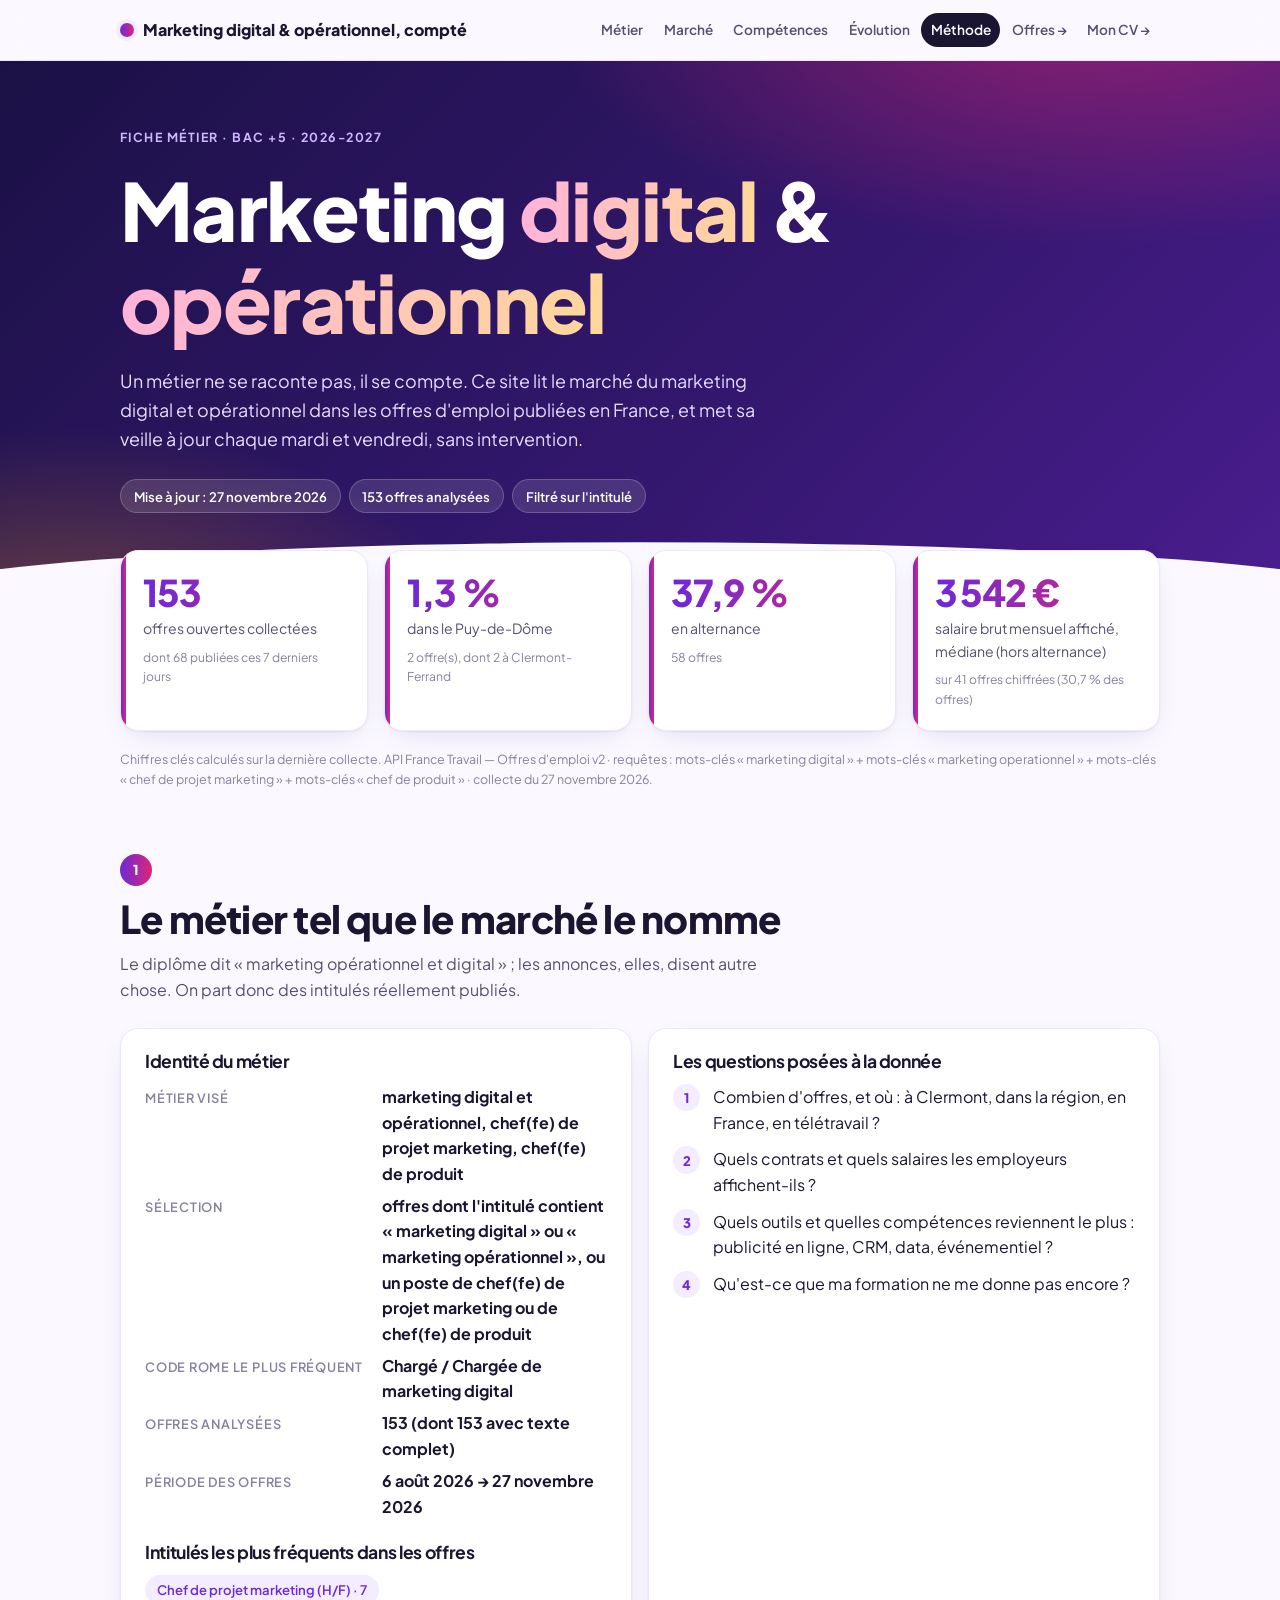
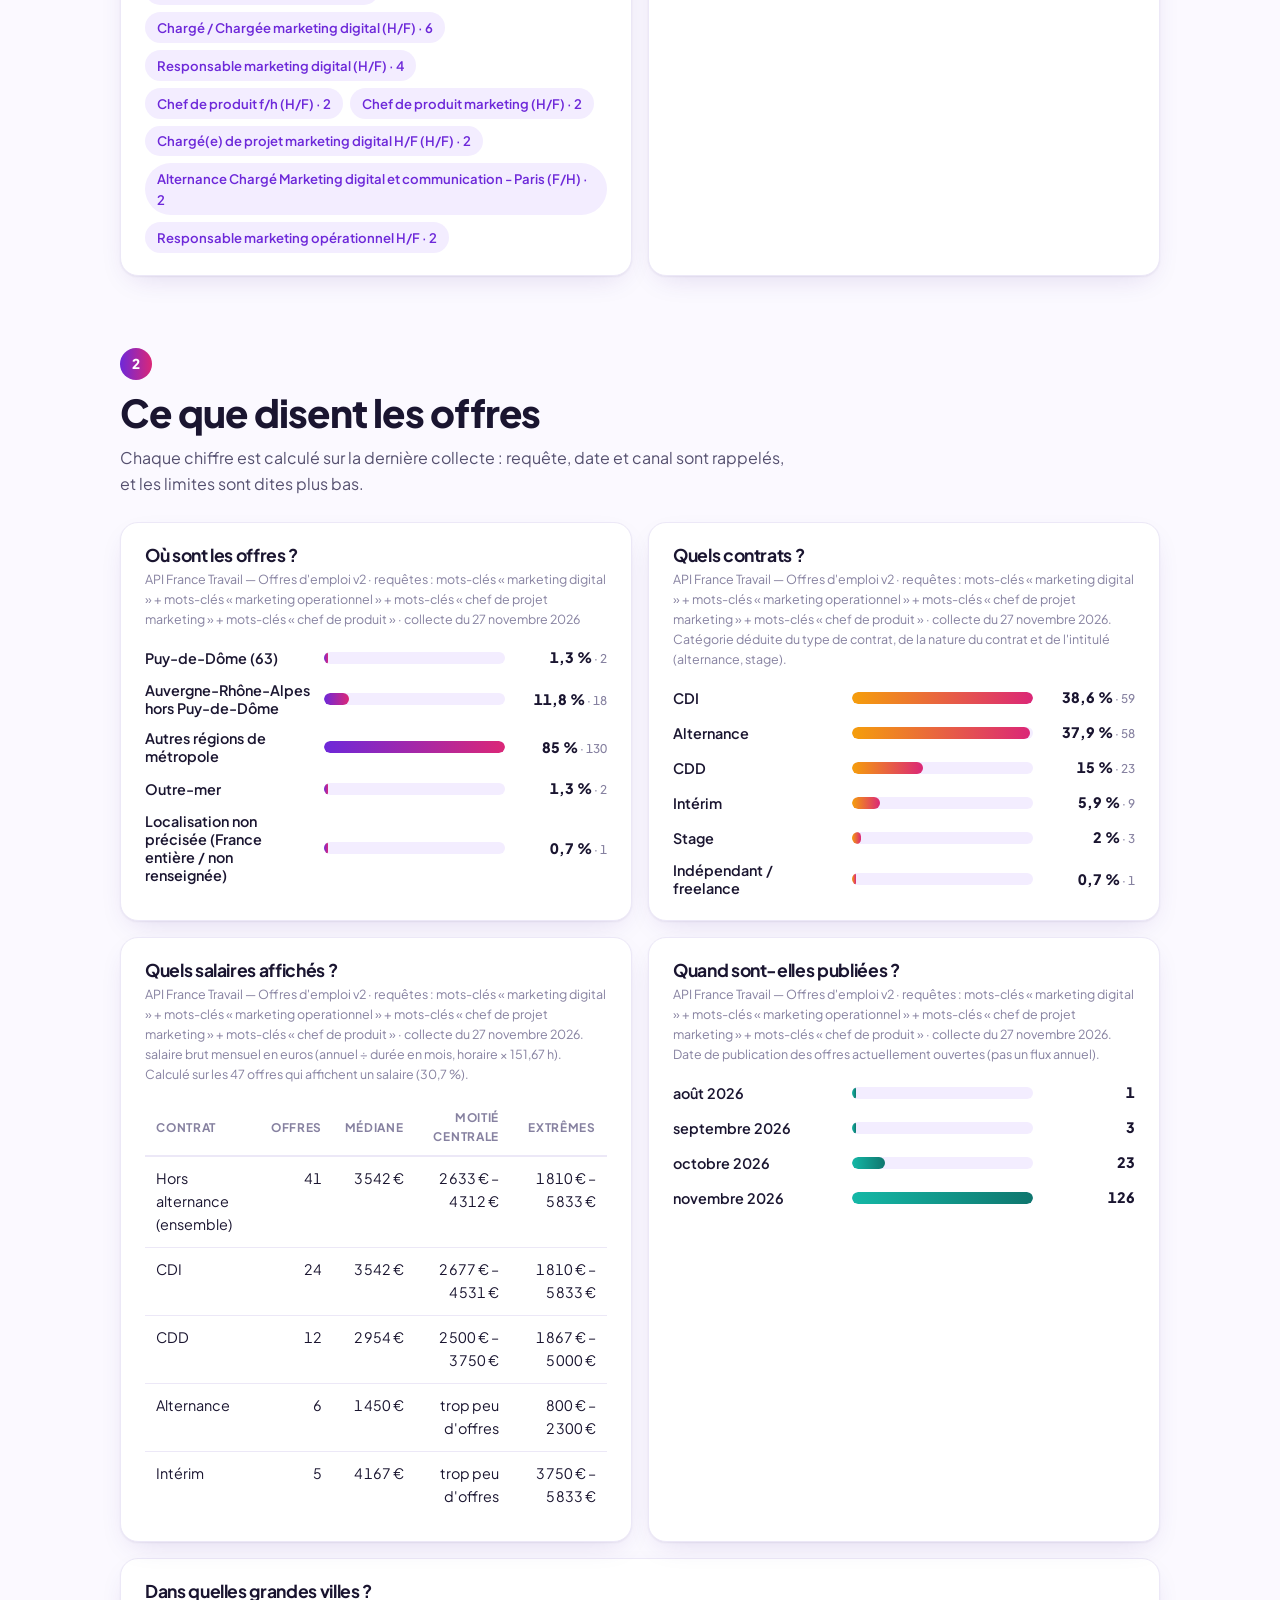
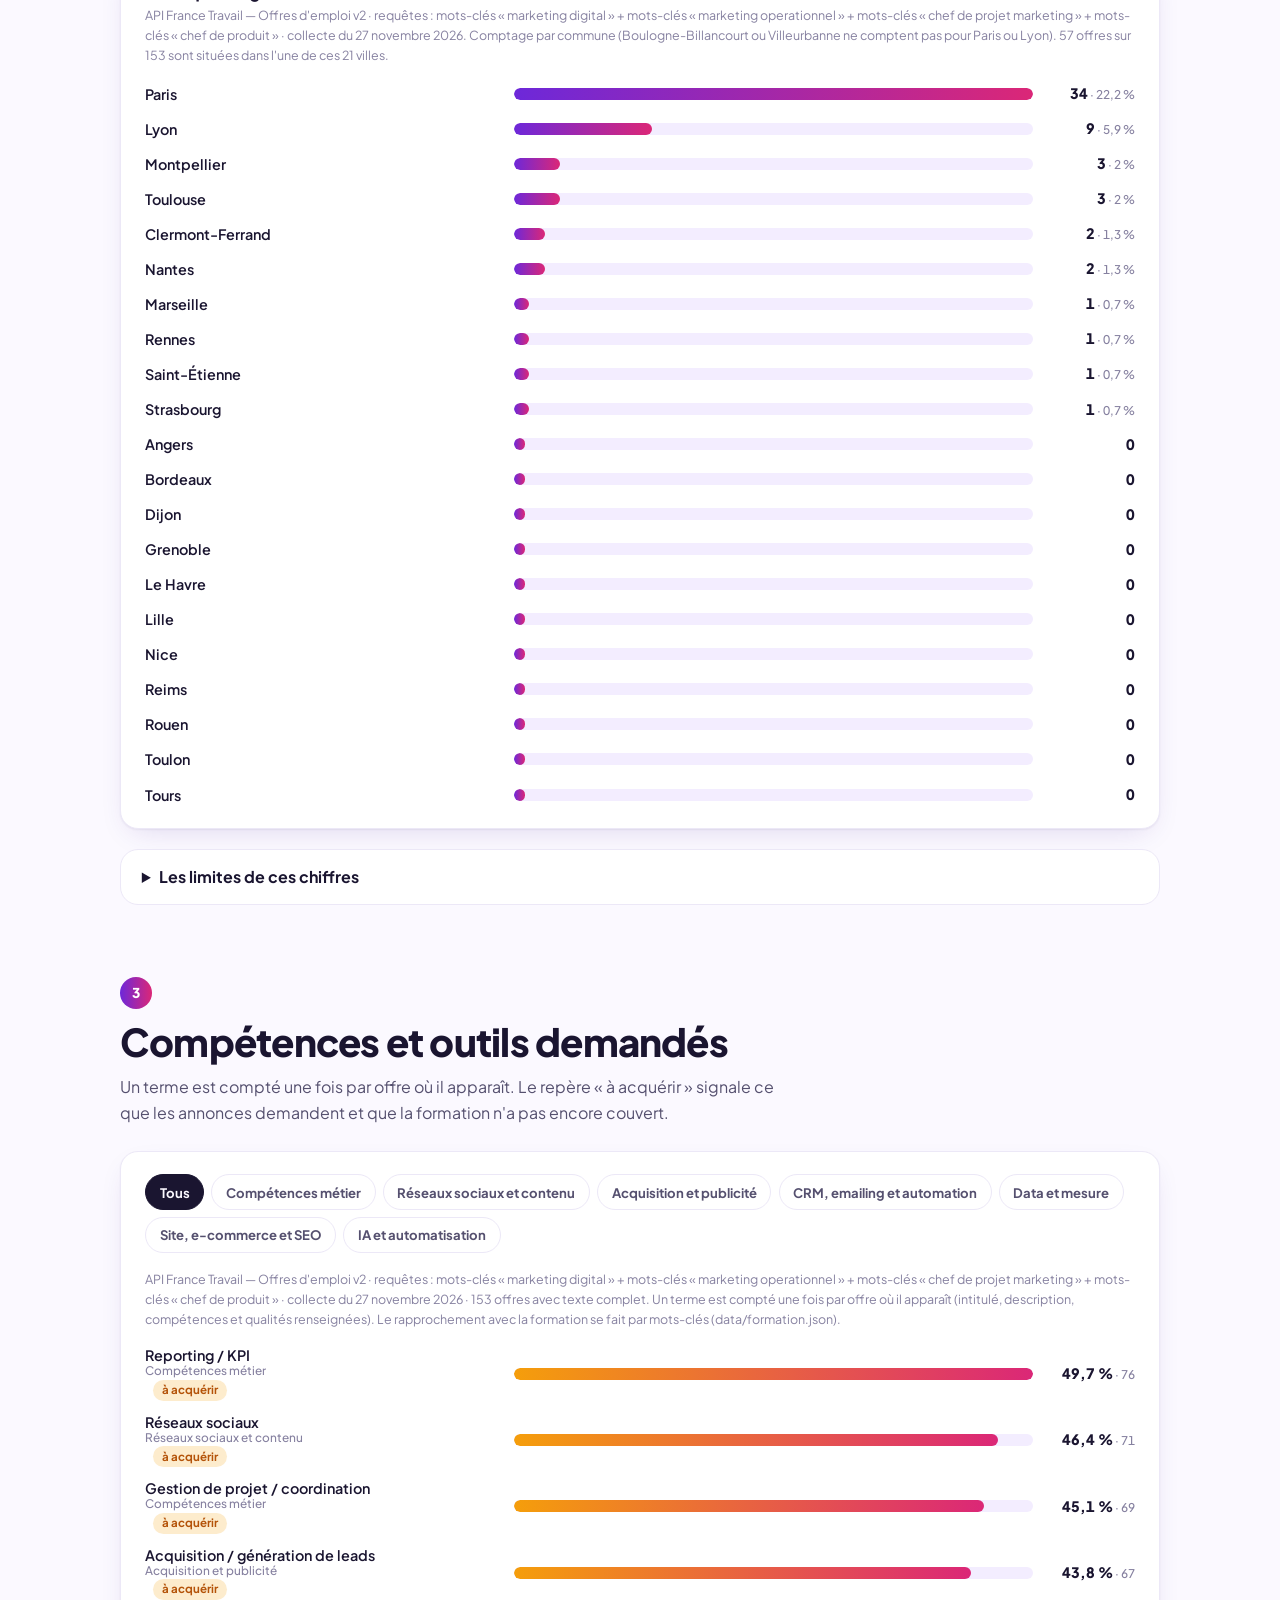
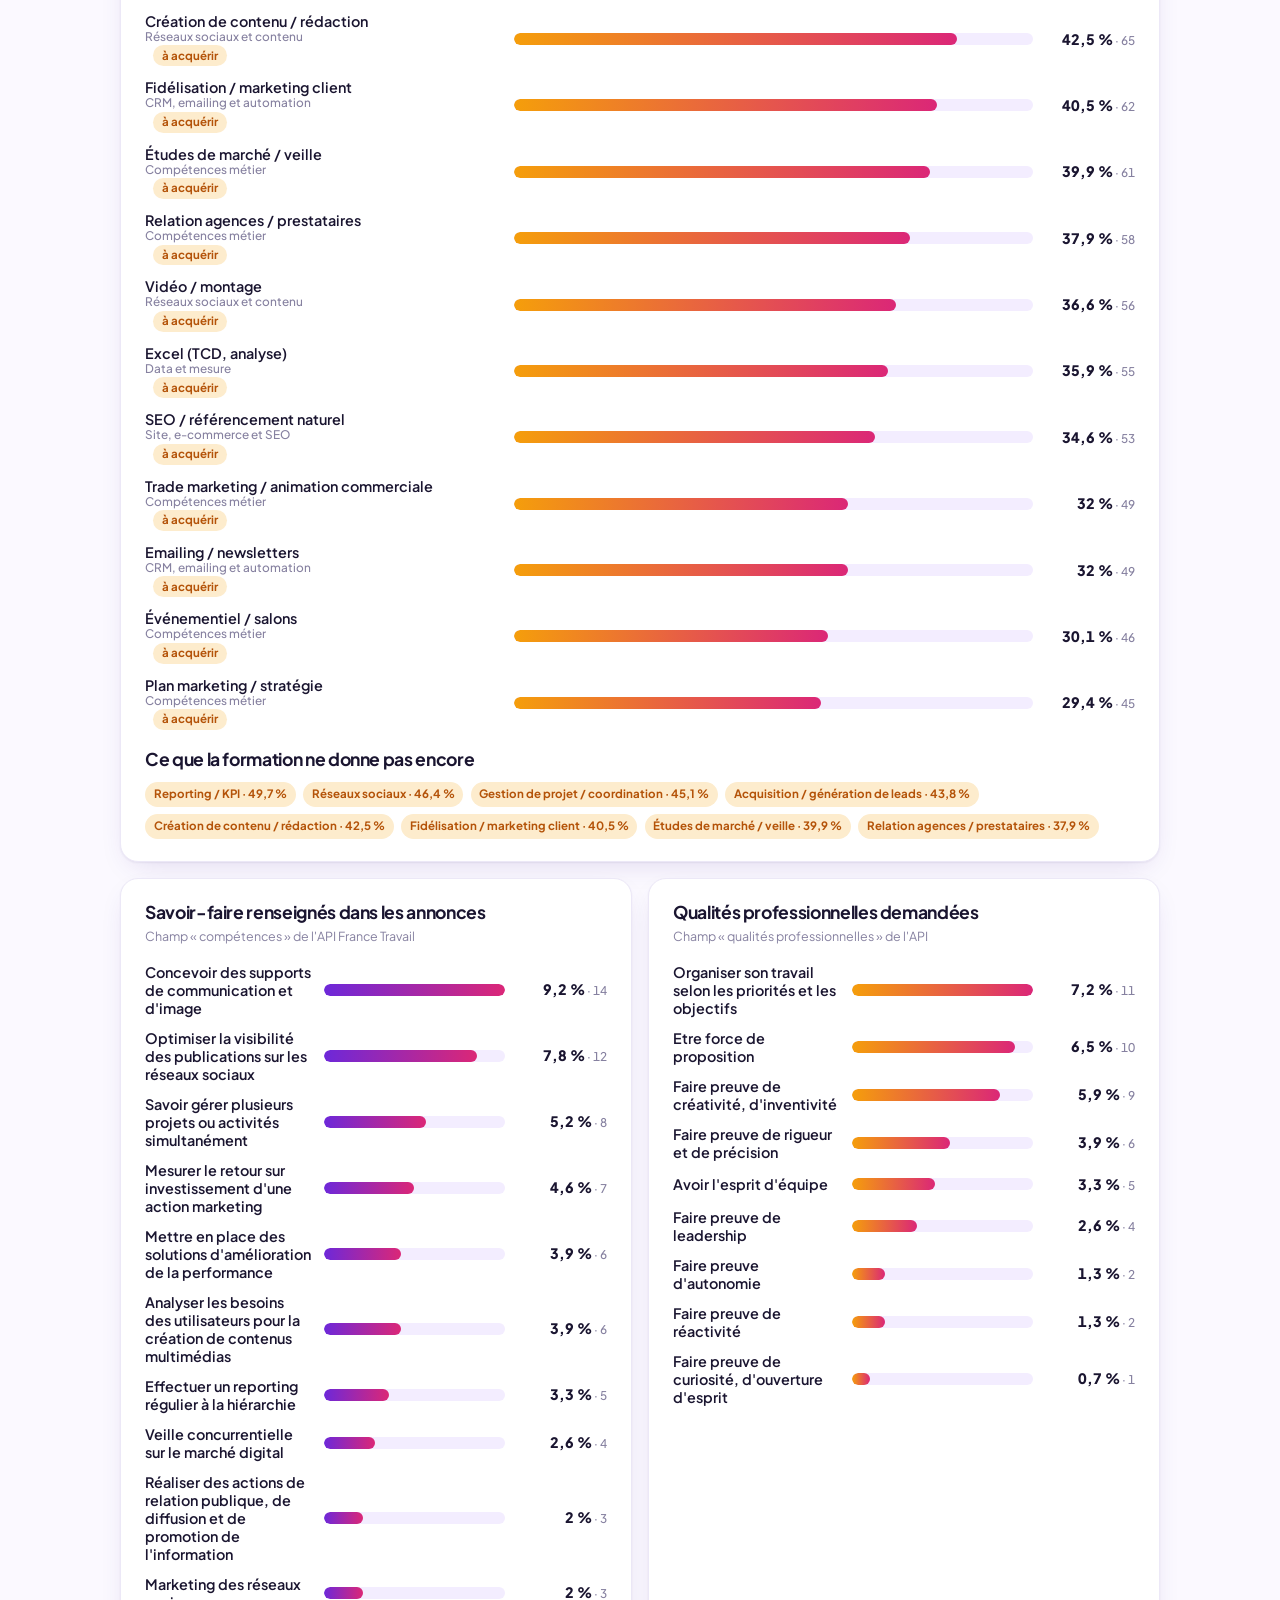
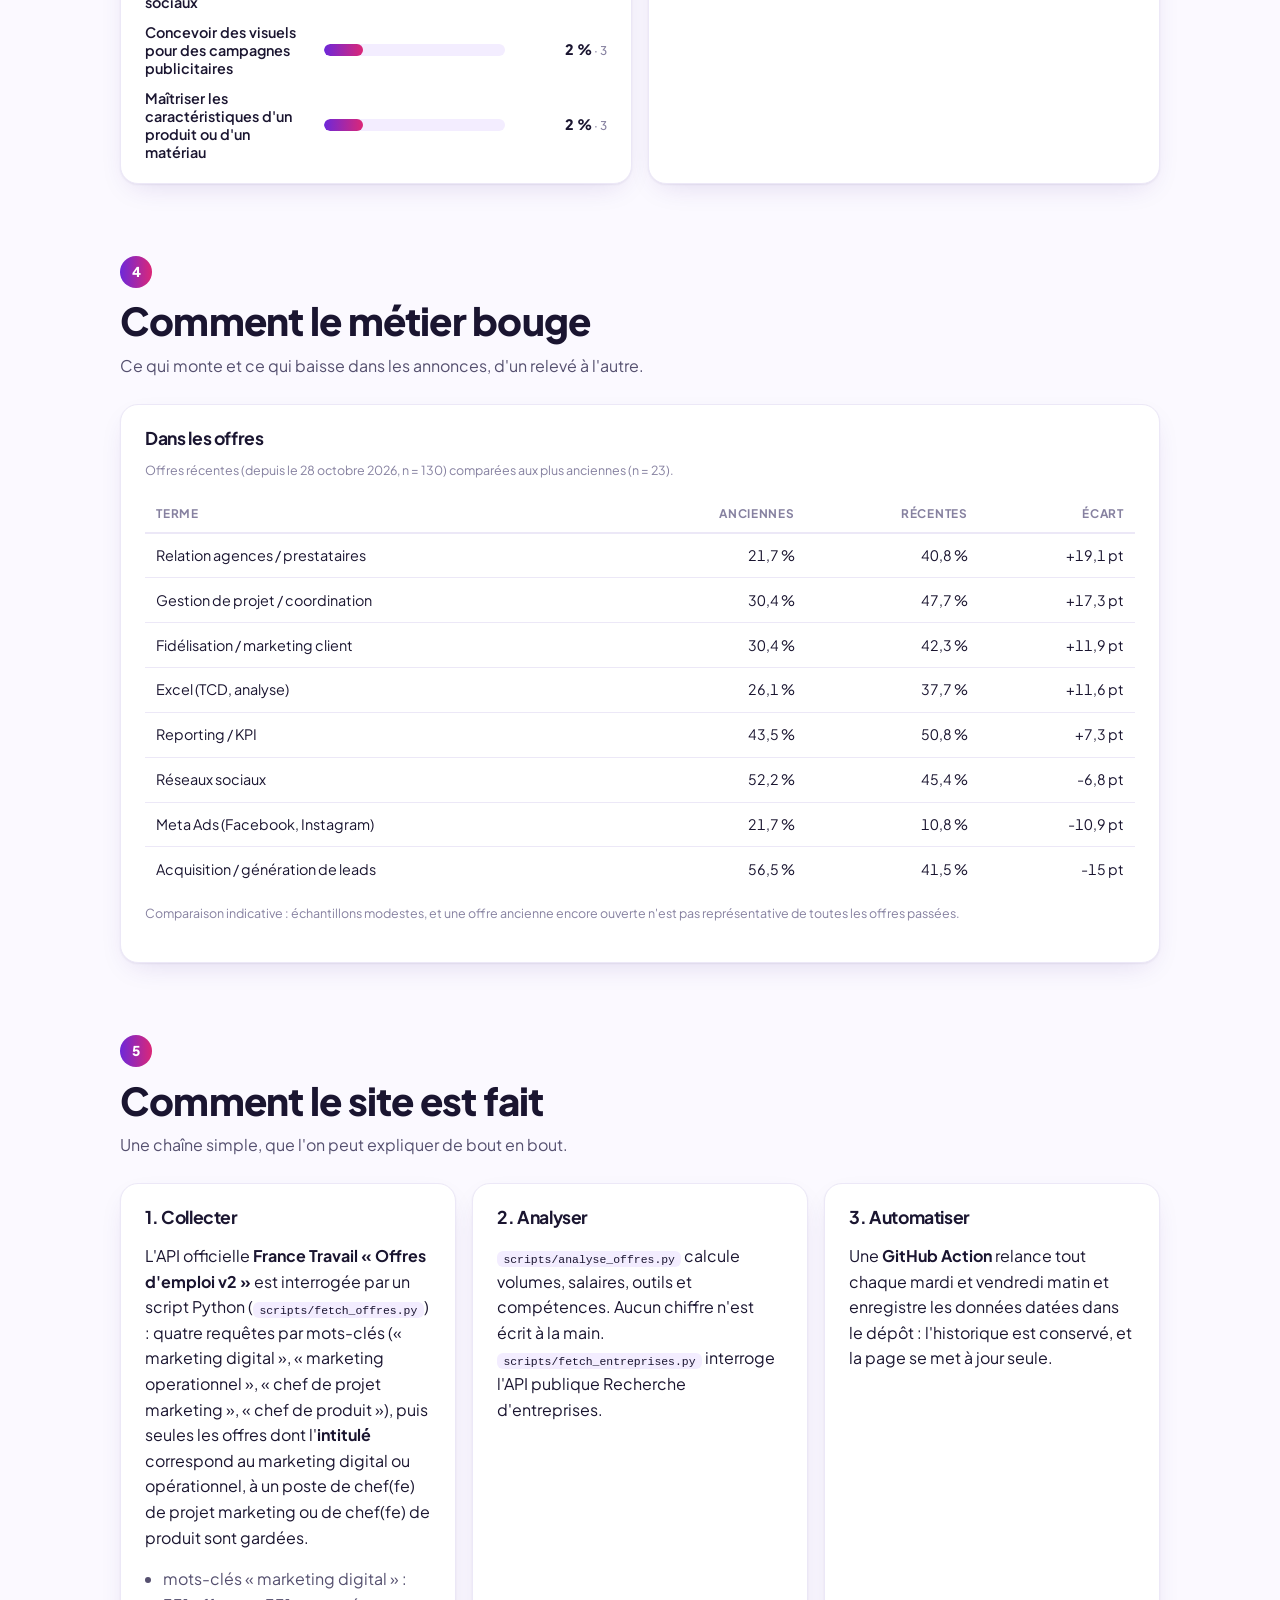
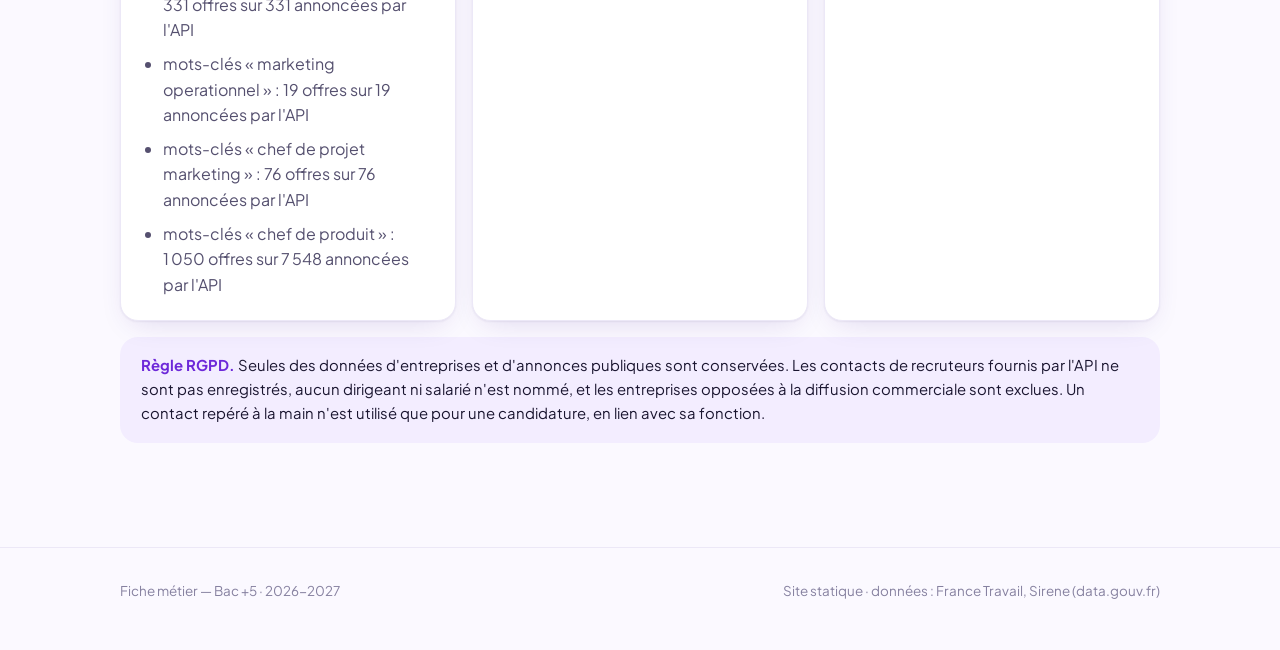
<file: index.html>
<!doctype html>
<html lang="fr">
<head>
<meta charset="UTF-8">
<meta name="viewport" content="width=device-width, initial-scale=1.0">
<title>Marketing digital et opérationnel — le métier, compté</title>
<meta name="description" content="Le marché du métier de chargé(e) de marketing digital et opérationnel lu dans les offres d'emploi France Travail : volumes, salaires, compétences. Veille automatique.">
<link rel="preconnect" href="https://fonts.googleapis.com">
<link rel="preconnect" href="https://fonts.gstatic.com" crossorigin>
<link href="https://fonts.googleapis.com/css2?family=Plus+Jakarta+Sans:wght@400;500;600;700;800&display=swap" rel="stylesheet">
<link rel="stylesheet" href="style.css?v=20261118e">
</head>
<body>
<div class="nav-wrap">
  <nav class="nav">
    <a href="index.html" class="brand"><span class="brand-dot"></span>Marketing digital &amp; opérationnel, compté</a>
    <div class="nav-links" id="nav-links">
      <a href="#metier">Métier</a>
      <a href="#marche">Marché</a>
      <a href="#competences">Compétences</a>
      <a href="#evolution">Évolution</a>
      <a href="#methode">Méthode</a>
      <a href="offres.html">Offres →</a>
      <a href="cv.html">Mon CV →</a>
    </div>
  </nav>
</div>

<header class="hero">
  <div class="hero-inner">
    <p class="eyebrow">Fiche métier · Bac +5 · 2026-2027</p>
    <h1>Marketing <span>digital</span> &amp; <span>opérationnel</span></h1>
    <p class="hero-lead">Un métier ne se raconte pas, il se compte. Ce site lit le marché du marketing digital et opérationnel dans les
      offres d'emploi publiées en France, et met sa veille à jour chaque mardi et vendredi, sans intervention.</p>
    <div class="chips" id="hero-chips"></div>
  </div>
  <div class="hero-wave"></div>
</header>

<div class="kpis" id="kpis" aria-live="polite"></div>

<main>
  <section class="block" id="metier">
    <div class="sec-head">
      <span class="sec-num">1</span>
      <h2>Le métier tel que le marché le nomme</h2>
      <p class="sec-lead">Le diplôme dit « marketing opérationnel et digital » ; les annonces, elles, disent autre chose.
        On part donc des intitulés réellement publiés.</p>
    </div>
    <div class="grid grid-2">
      <div class="card">
        <h3>Identité du métier</h3>
        <dl class="rome" id="rome"></dl>
        <h3 style="margin-top:1.4rem">Intitulés les plus fréquents dans les offres</h3>
        <div class="tags" id="intitules"></div>
      </div>
      <div class="card">
        <h3>Les questions posées à la donnée</h3>
        <ol class="questions">
          <li>Combien d'offres, et où : à Clermont, dans la région, en France, en télétravail ?</li>
          <li>Quels contrats et quels salaires les employeurs affichent-ils ?</li>
          <li>Quels outils et quelles compétences reviennent le plus : publicité en ligne, CRM, data, événementiel ?</li>
          <li>Qu'est-ce que ma formation ne me donne pas encore ?</li>
        </ol>
      </div>
    </div>
  </section>

  <section class="block" id="marche">
    <div class="sec-head">
      <span class="sec-num">2</span>
      <h2>Ce que disent les offres</h2>
      <p class="sec-lead">Chaque chiffre est calculé sur la dernière collecte : requête, date et canal sont rappelés, et les
        limites sont dites plus bas.</p>
    </div>
    <div class="grid grid-2">
      <div class="card"><h3>Où sont les offres ?</h3><p class="src" id="src-geo"></p><div class="bars" id="geo"></div></div>
      <div class="card"><h3>Quels contrats ?</h3><p class="src" id="src-contrats"></p><div class="bars" id="contrats"></div></div>
      <div class="card"><h3>Quels salaires affichés ?</h3><p class="src" id="src-salaires"></p><div class="table-wrap" id="salaires"></div><div id="repere"></div></div>
      <div class="card"><h3>Quand sont-elles publiées ?</h3><p class="src" id="src-mois"></p><div class="bars" id="mois"></div></div>
    </div>
    <div class="card" style="margin-top:1rem">
      <h3>Dans quelles grandes villes ?</h3>
      <p class="src" id="src-villes"></p>
      <div class="bars" id="villes"></div>
    </div>
    <details class="limits" id="limites"><summary>Les limites de ces chiffres</summary><ul id="limites-liste"></ul></details>
  </section>

  <section class="block" id="competences">
    <div class="sec-head">
      <span class="sec-num">3</span>
      <h2>Compétences et outils demandés</h2>
      <p class="sec-lead">Un terme est compté une fois par offre où il apparaît. Le repère « à acquérir » signale ce que les
        annonces demandent et que la formation n'a pas encore couvert.</p>
    </div>
    <div class="card">
      <div class="filters" id="filtres-outils"></div>
      <p class="src" id="src-outils"></p>
      <div class="bars" id="outils"></div>
      <div id="formation-note" style="margin-top:1.2rem"></div>
    </div>
    <div class="grid grid-2" style="margin-top:1rem">
      <div class="card"><h3>Savoir-faire renseignés dans les annonces</h3><p class="src">Champ « compétences » de l'API France Travail</p><div class="bars" id="api-comp"></div></div>
      <div class="card"><h3>Qualités professionnelles demandées</h3><p class="src">Champ « qualités professionnelles » de l'API</p><div class="bars" id="api-qual"></div></div>
    </div>
  </section>

  <section class="block" id="evolution">
    <div class="sec-head">
      <span class="sec-num">4</span>
      <h2>Comment le métier bouge</h2>
      <p class="sec-lead">Ce qui monte et ce qui baisse dans les annonces, d'un relevé à l'autre.</p>
    </div>
    <div class="card"><h3>Dans les offres</h3><div id="mouvement"></div></div>
    <h3 id="pros-titre" style="margin:1.6rem 0 .8rem" hidden>Ce que disent les professionnels</h3>
    <div class="grid grid-3" id="pros"></div>
  </section>

  <section class="block" id="methode">
    <div class="sec-head">
      <span class="sec-num">5</span>
      <h2>Comment le site est fait</h2>
      <p class="sec-lead">Une chaîne simple, que l'on peut expliquer de bout en bout.</p>
    </div>
    <div class="grid grid-3">
      <div class="card"><h3>1. Collecter</h3><p>L'API officielle <strong>France Travail « Offres d'emploi v2 »</strong> est interrogée par un script Python
        (<code>scripts/fetch_offres.py</code>)  : quatre requêtes par mots-clés (« marketing digital », « marketing operationnel », « chef de projet marketing », « chef de produit »), puis seules
        les offres dont l'<strong>intitulé</strong> correspond au marketing digital ou opérationnel, à un poste de chef(fe) de projet marketing ou de chef(fe) de produit sont gardées.</p><div id="requetes"></div></div>
      <div class="card"><h3>2. Analyser</h3><p><code>scripts/analyse_offres.py</code> calcule volumes, salaires, outils et compétences. Aucun chiffre
        n'est écrit à la main. <code>scripts/fetch_entreprises.py</code> interroge l'API publique Recherche d'entreprises.</p></div>
      <div class="card"><h3>3. Automatiser</h3><p>Une <strong>GitHub Action</strong> relance tout chaque mardi et vendredi matin et enregistre les données datées dans le
        dépôt : l'historique est conservé, et la page se met à jour seule.</p></div>
    </div>
    <div class="callout" style="margin-top:1rem"><strong>Règle RGPD.</strong> Seules des données d'entreprises et d'annonces publiques sont
      conservées. Les contacts de recruteurs fournis par l'API ne sont pas enregistrés, aucun dirigeant ni salarié n'est nommé, et les
      entreprises opposées à la diffusion commerciale sont exclues. Un contact repéré à la main n'est utilisé que pour une candidature, en
      lien avec sa fonction.</div>
  </section>
</main>

<footer>
  <div class="foot">
    <span>Fiche métier — Bac +5 · 2026-2027</span>
    <span>Site statique · données : France Travail, Sirene (data.gouv.fr)</span>
  </div>
</footer>
<script src="script.js?v=20261118e"></script>
</body>
</html>
</file>
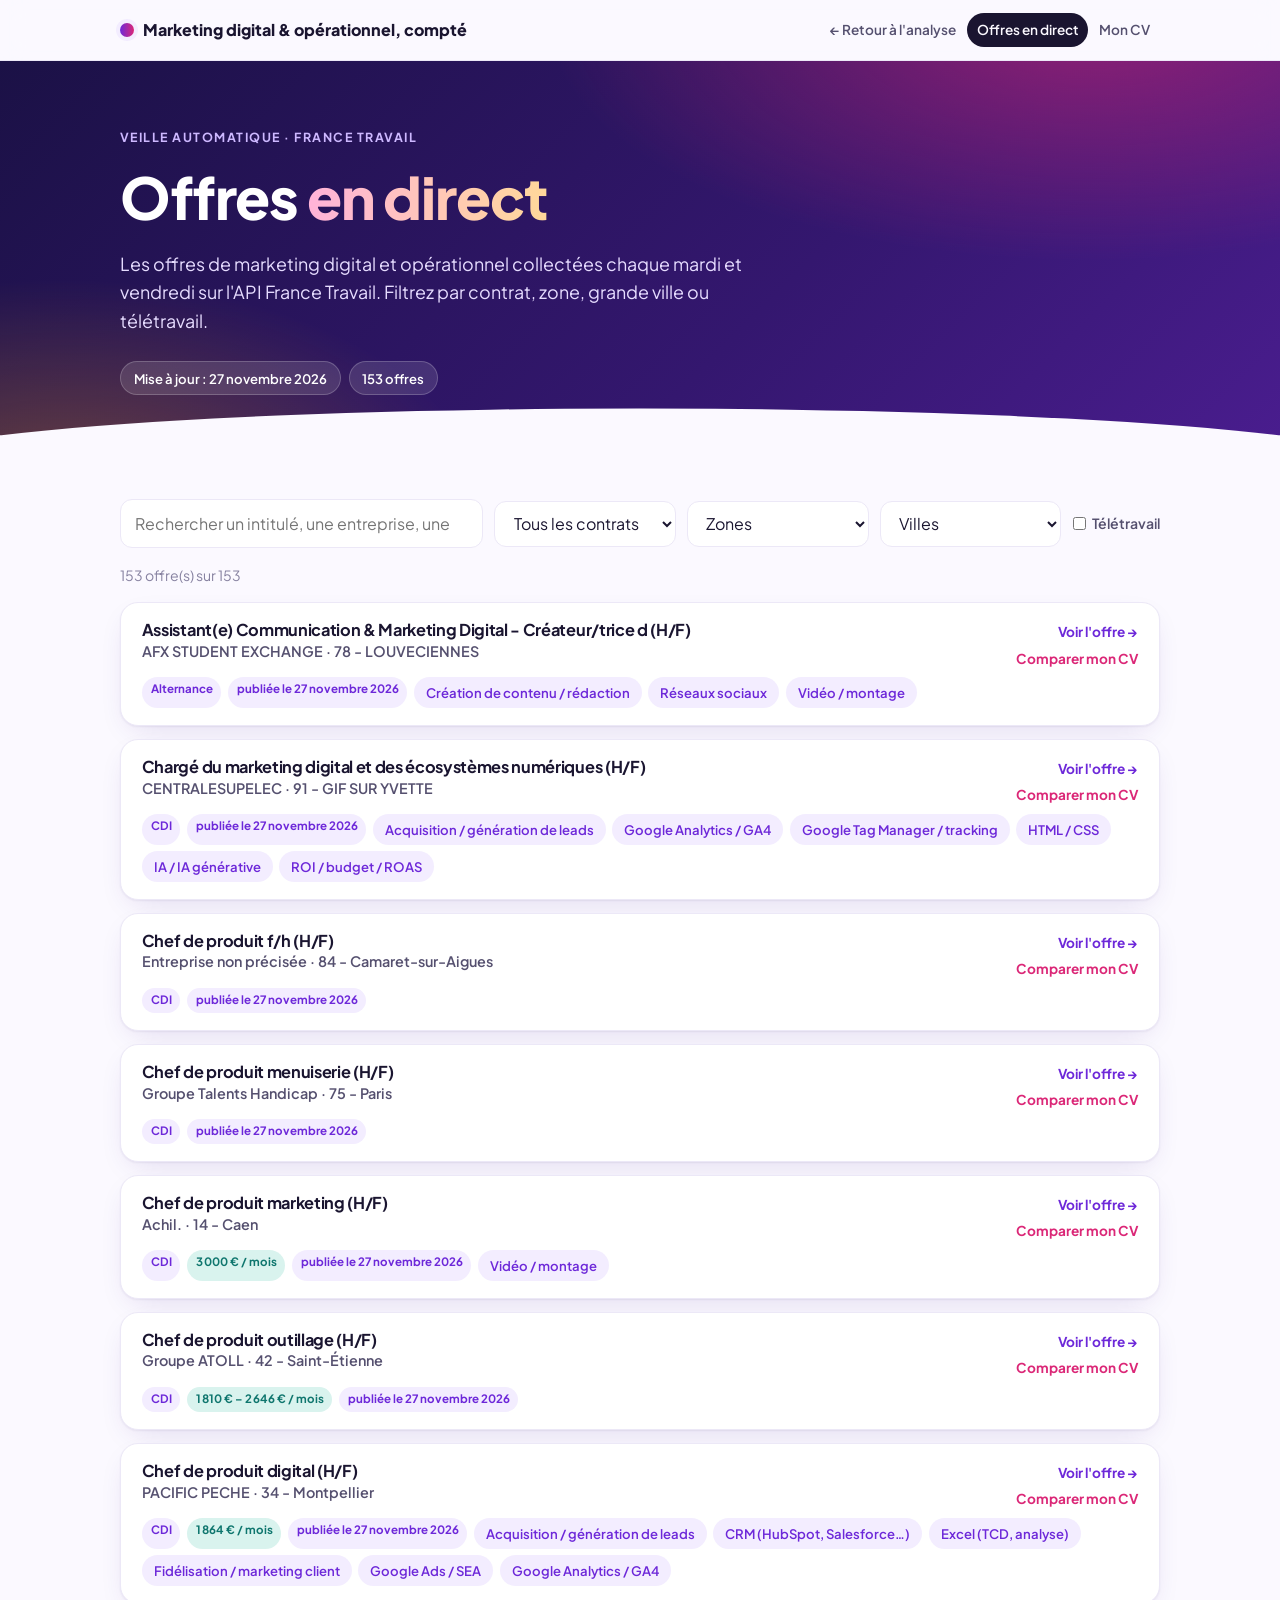
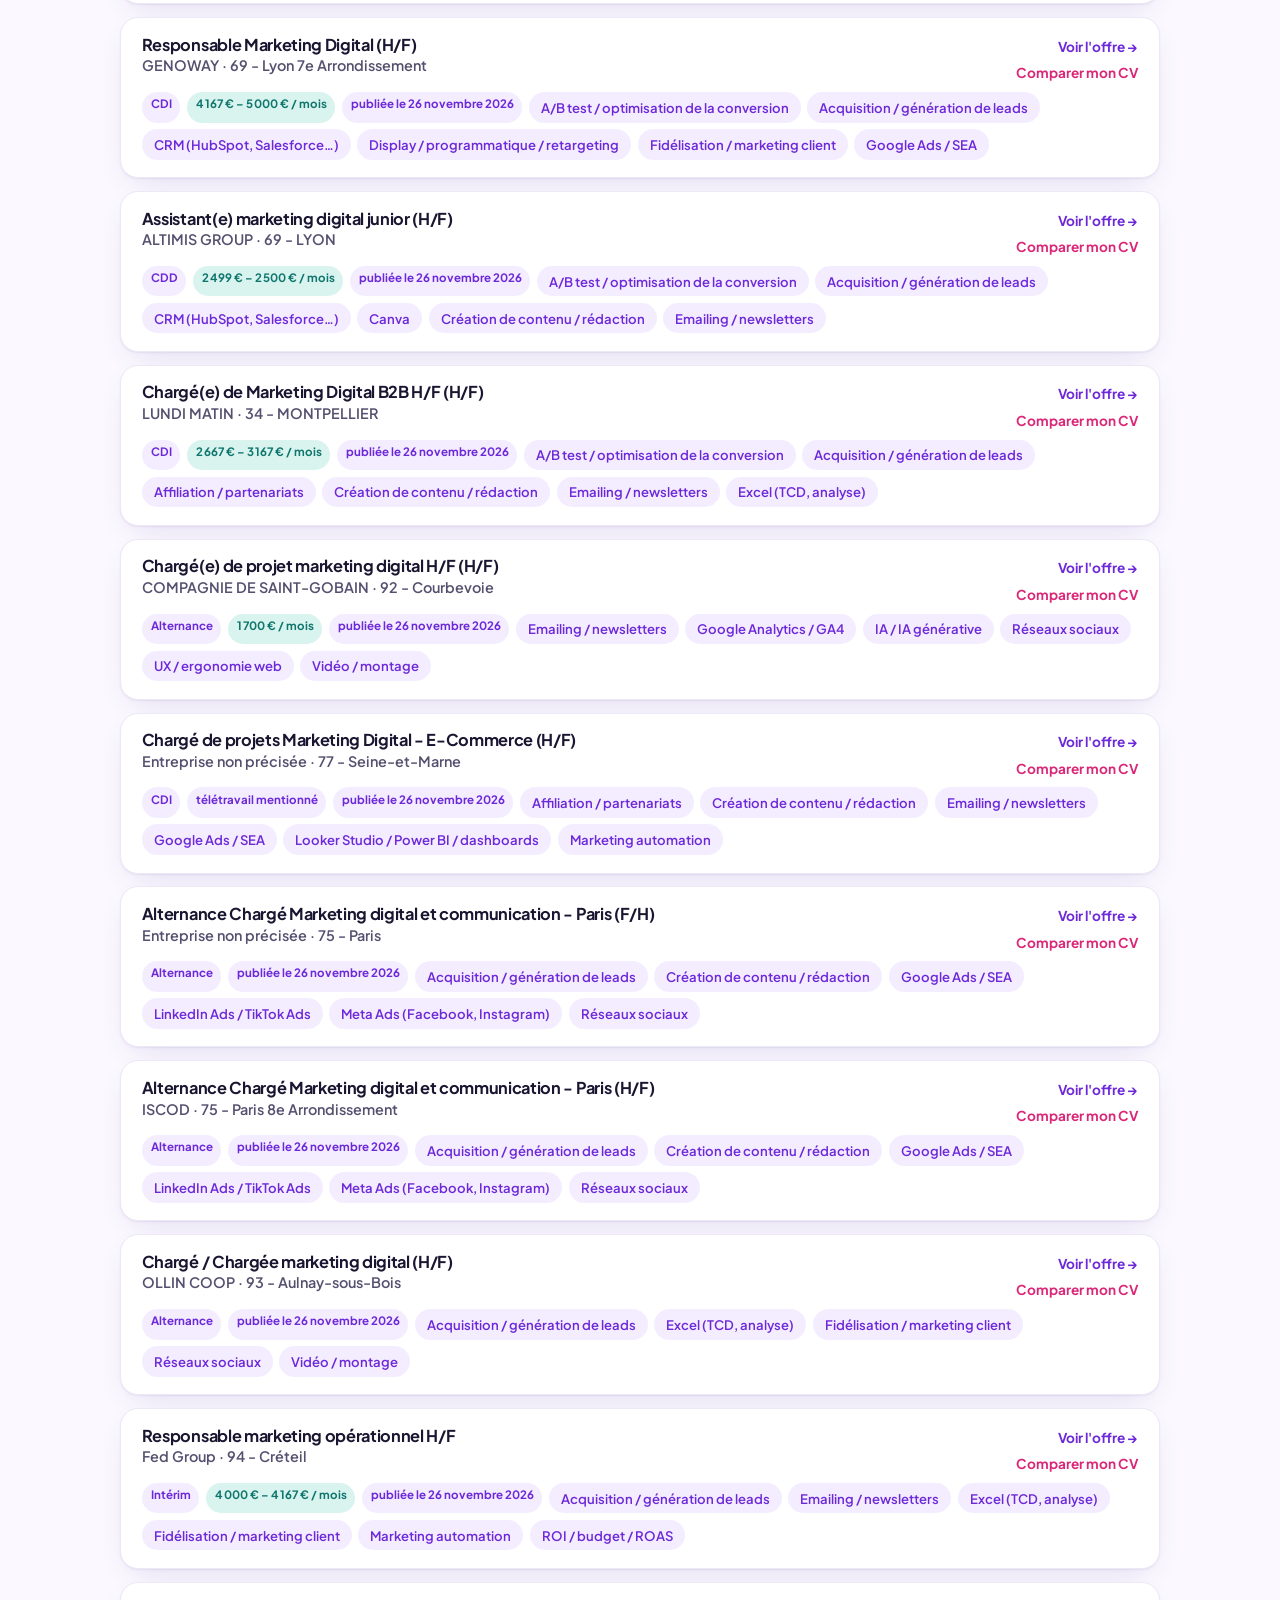
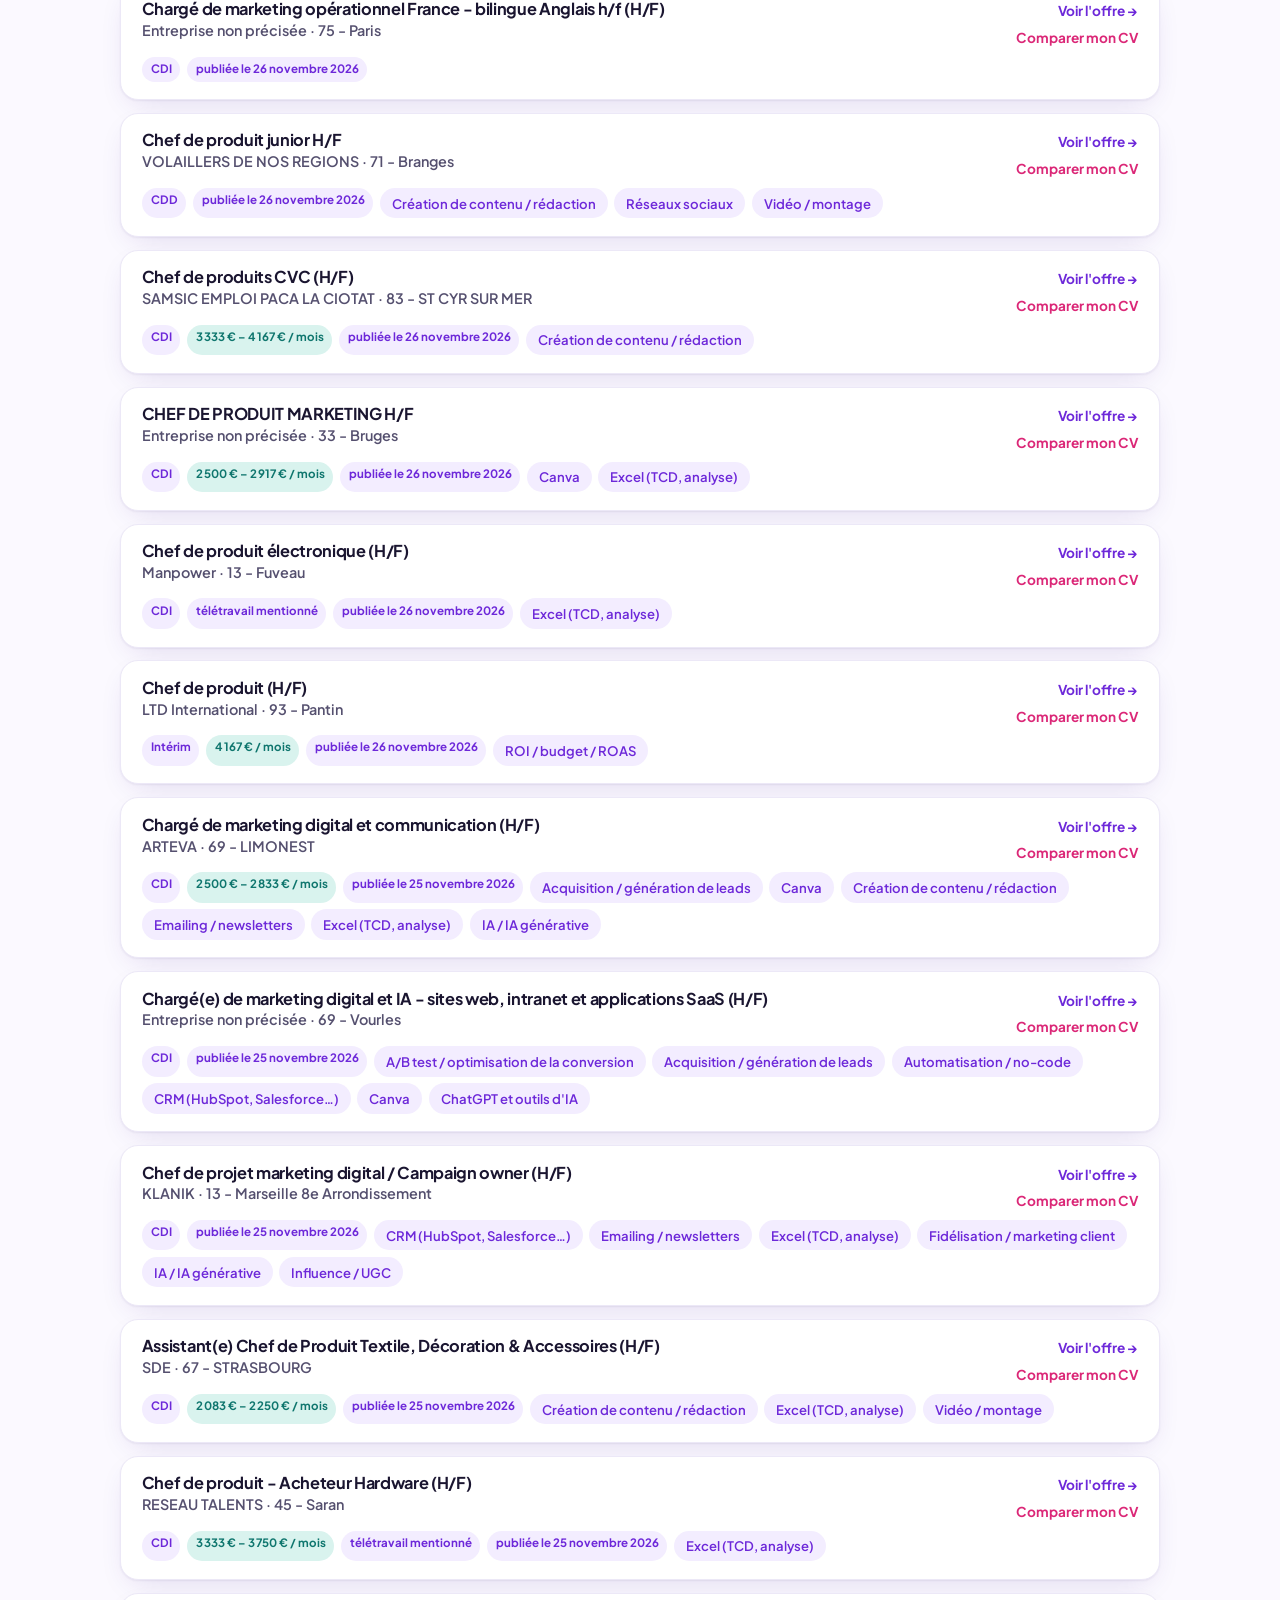
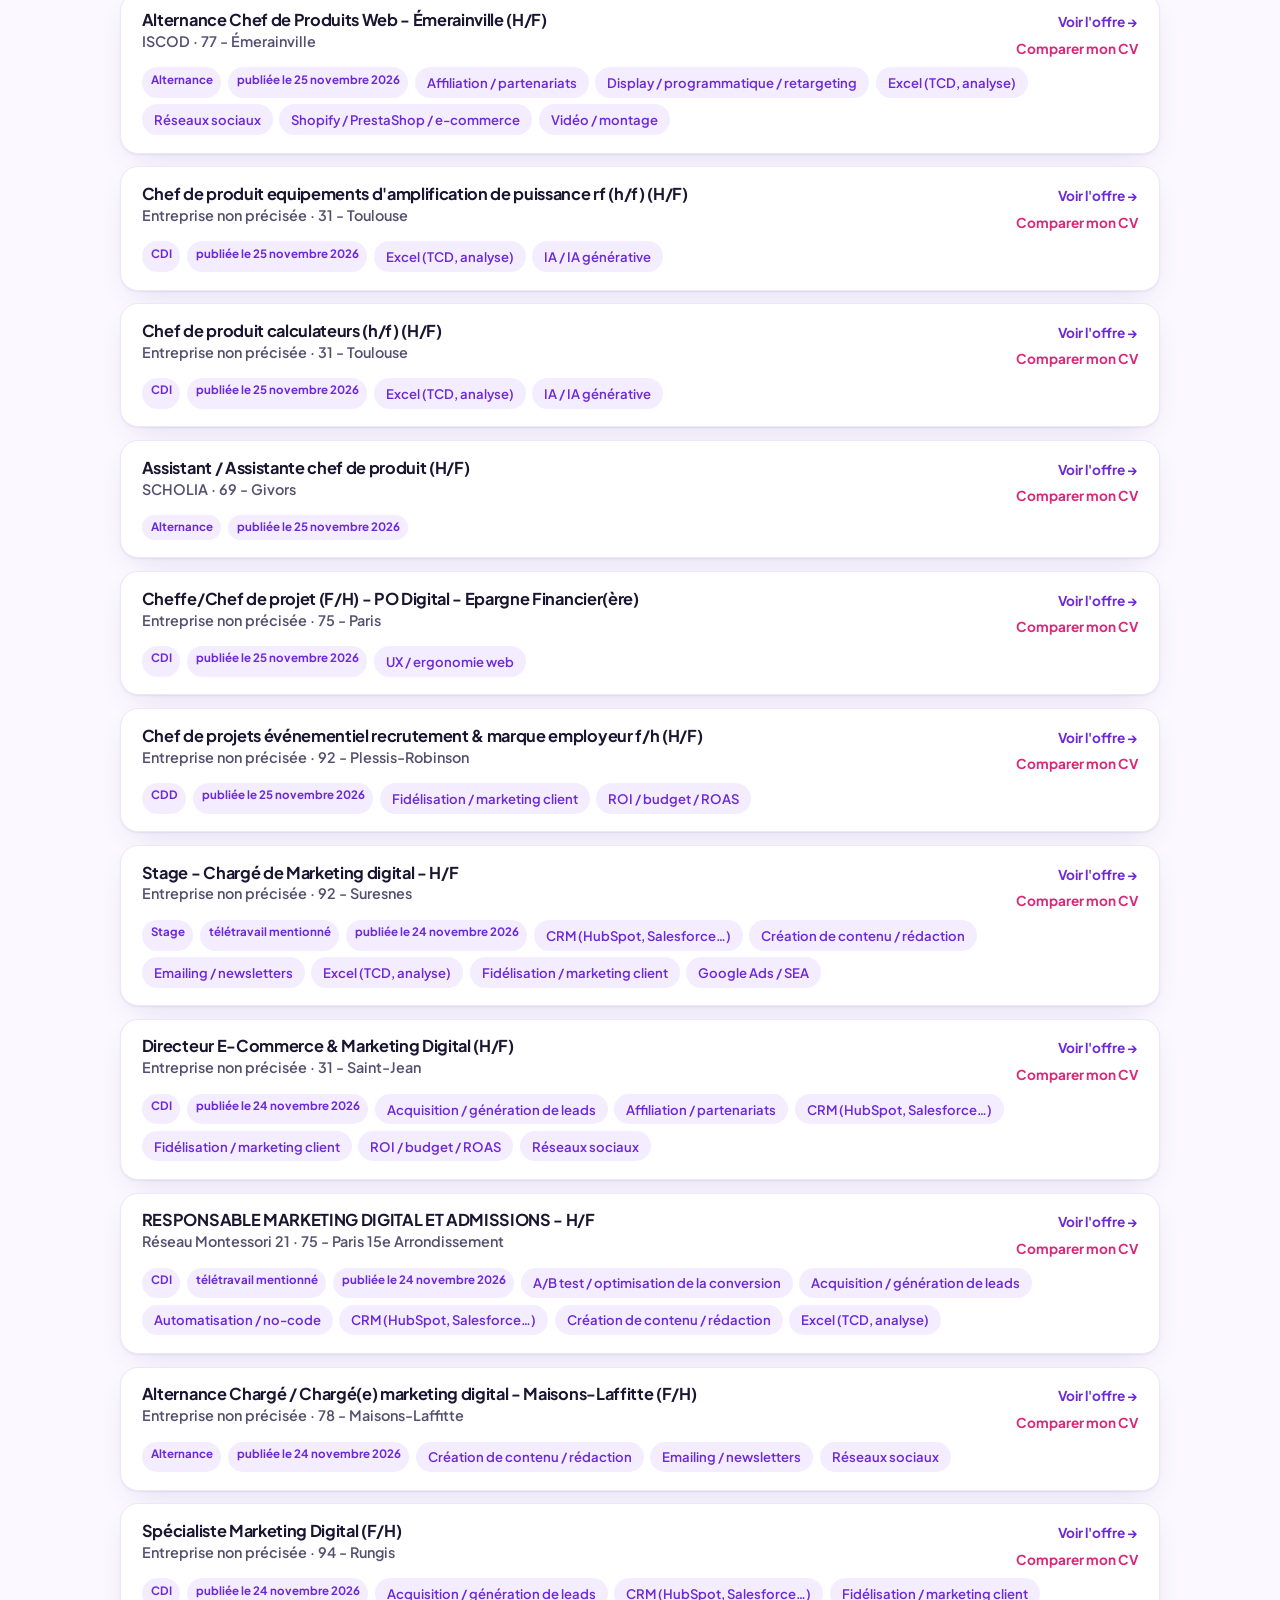
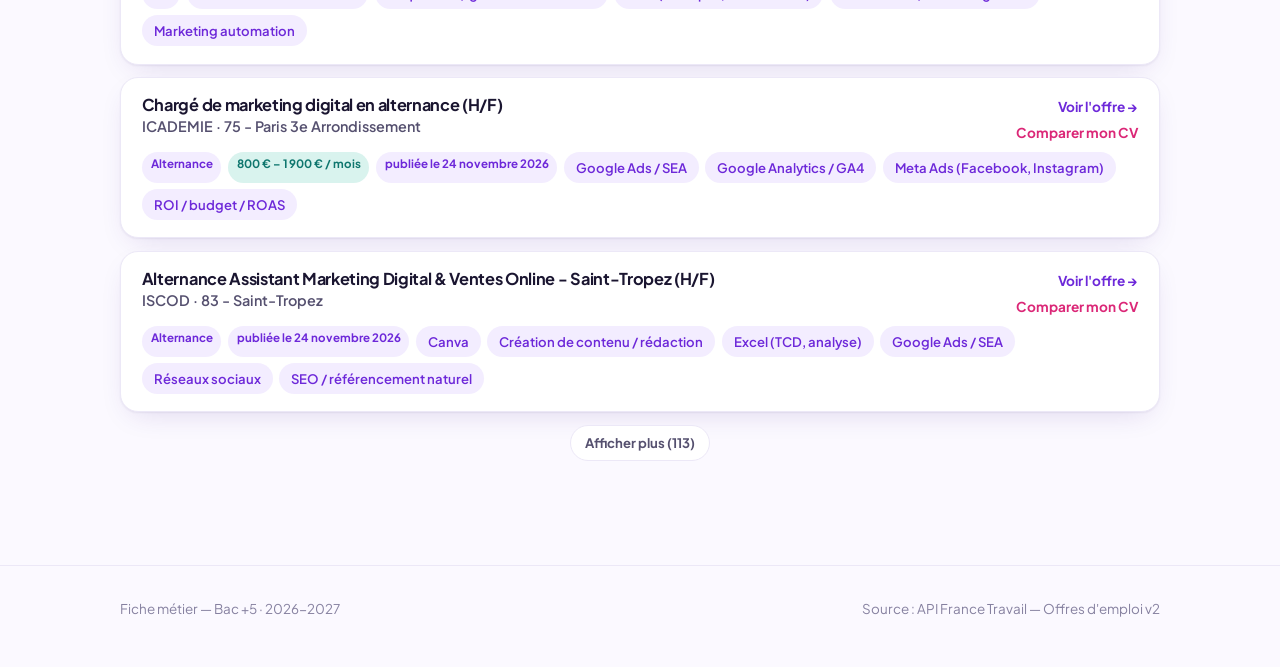
<file: offres.html>
<!doctype html>
<html lang="fr">
<head>
<meta charset="UTF-8">
<meta name="viewport" content="width=device-width, initial-scale=1.0">
<title>Offres en direct — Marketing digital et opérationnel</title>
<link rel="preconnect" href="https://fonts.googleapis.com">
<link rel="preconnect" href="https://fonts.gstatic.com" crossorigin>
<link href="https://fonts.googleapis.com/css2?family=Plus+Jakarta+Sans:wght@400;500;600;700;800&display=swap" rel="stylesheet">
<link rel="stylesheet" href="style.css?v=20261118e">
</head>
<body>
<div class="nav-wrap">
  <nav class="nav">
    <a href="index.html" class="brand"><span class="brand-dot"></span>Marketing digital &amp; opérationnel, compté</a>
    <div class="nav-links">
      <a href="index.html">← Retour à l'analyse</a>
      <a href="offres.html" class="is-active">Offres en direct</a>
      <a href="cv.html">Mon CV</a>
    </div>
  </nav>
</div>

<header class="hero">
  <div class="hero-inner" style="padding-bottom:4.5rem">
    <p class="eyebrow">Veille automatique · France Travail</p>
    <h1 style="font-size:clamp(2.2rem,6vw,3.6rem)">Offres <span>en direct</span></h1>
    <p class="hero-lead">Les offres de marketing digital et opérationnel collectées chaque mardi et vendredi sur l'API France Travail. Filtrez par contrat,
      zone, grande ville ou télétravail.</p>
    <div class="chips" id="hero-chips"></div>
  </div>
  <div class="hero-wave"></div>
</header>

<main>
  <section class="block" style="padding-top:2rem">
    <div class="toolbar">
      <input type="search" id="q" placeholder="Rechercher un intitulé, une entreprise, une ville…" aria-label="Rechercher">
      <select id="f-contrat" aria-label="Contrat"><option value="">Tous les contrats</option></select>
      <select id="f-zone" aria-label="Zones"><option value="">Zones</option></select>
      <select id="f-ville" aria-label="Villes"><option value="">Villes</option></select>
      <label><input type="checkbox" id="f-tt"> Télétravail</label>
    </div>
    <p class="count" id="count" aria-live="polite"></p>
    <div class="offres" id="liste"></div>
    <p class="empty" id="vide" hidden>Aucune offre ne correspond à ces filtres.</p>
  </section>
</main>

<footer>
  <div class="foot">
    <span>Fiche métier — Bac +5 · 2026-2027</span>
    <span>Source : API France Travail — Offres d'emploi v2</span>
  </div>
</footer>
<script src="script.js?v=20261118e"></script>
</body>
</html>
</file>
<file: style.css>
/* Marketing digital & opérationnel, compté — feuille de style */
:root {
  --bg: #fbf9ff;
  --card: #ffffff;
  --ink: #1a1530;
  --ink-soft: #55506f;
  --muted: #8681a0;
  --line: #ece8f7;
  --brand: #6d28d9;
  --brand-2: #db2777;
  --amber: #f59e0b;
  --teal: #0f766e;
  --teal-bg: #d9f3ee;
  --warn: #b45309;
  --warn-bg: #fdeccd;
  --soft: #f3edff;
  --shadow: 0 1px 2px rgba(40, 20, 90, .06), 0 10px 30px -12px rgba(60, 20, 140, .18);
  --radius: 18px;
  --max: 1080px;
  --grad: linear-gradient(90deg, var(--brand), var(--brand-2));
  color-scheme: light;
}

@media (prefers-color-scheme: dark) {
  :root {
    --bg: #120e24; --card: #1b1635; --ink: #f4f1ff; --ink-soft: #c2bde0; --muted: #9690b8;
    --line: #2c2650; --soft: #241d48; --teal-bg: #0d3b37; --teal: #6ee7d8;
    --warn-bg: #43300f; --warn: #fbbf24; --brand: #a78bfa; --brand-2: #f472b6;
    --shadow: 0 1px 2px rgba(0,0,0,.4), 0 10px 30px -12px rgba(0,0,0,.6);
    color-scheme: dark;
  }
}

* { box-sizing: border-box; }
html { scroll-behavior: smooth; scroll-padding-top: 72px; }
body {
  margin: 0; background: var(--bg); color: var(--ink);
  font-family: "Plus Jakarta Sans", -apple-system, BlinkMacSystemFont, "Segoe UI", Helvetica, Arial, sans-serif;
  line-height: 1.6; -webkit-font-smoothing: antialiased;
}
a { color: var(--brand); }
code { background: var(--soft); border-radius: 6px; padding: .1rem .4rem; font-size: .88em; }
h1, h2, h3 { line-height: 1.15; margin: 0; letter-spacing: -.02em; }

/* ---------- navigation ---------- */
.nav-wrap {
  position: sticky; top: 0; z-index: 50;
  background: color-mix(in srgb, var(--bg) 82%, transparent);
  backdrop-filter: blur(12px); border-bottom: 1px solid var(--line);
}
.nav { max-width: var(--max); margin: 0 auto; padding: .8rem 1.25rem; display: flex; align-items: center; gap: 1.2rem; }
.brand { font-weight: 800; text-decoration: none; color: var(--ink); white-space: nowrap; display: flex; align-items: center; gap: .55rem; }
.brand-dot { width: 14px; height: 14px; border-radius: 50%; background: var(--grad); box-shadow: 0 0 0 4px var(--soft); }
.nav-links { display: flex; gap: .1rem; margin-left: auto; overflow-x: auto; scrollbar-width: none; }
.nav-links a { text-decoration: none; color: var(--ink-soft); font-size: .85rem; font-weight: 600; padding: .4rem .6rem; border-radius: 999px; white-space: nowrap; }
.nav-links a:hover { background: var(--soft); color: var(--brand); }
.nav-links a.is-active { background: var(--ink); color: var(--bg); }

/* ---------- hero ---------- */
.hero {
  position: relative; overflow: hidden; color: #fff;
  background:
    radial-gradient(900px 400px at 85% -10%, rgba(219, 39, 119, .55), transparent 60%),
    radial-gradient(700px 380px at 5% 110%, rgba(245, 158, 11, .35), transparent 60%),
    linear-gradient(135deg, #1b1146 0%, #34176f 60%, #4a1d8f 100%);
}
.hero-inner { max-width: var(--max); margin: 0 auto; padding: 4.2rem 1.25rem 5.5rem; position: relative; }
.eyebrow { font-size: .78rem; font-weight: 700; letter-spacing: .12em; text-transform: uppercase; color: #cdb8ff; margin: 0 0 1rem; }
.hero h1 { font-size: clamp(2.6rem, 8vw, 5rem); font-weight: 800; }
.hero h1 span { background: linear-gradient(90deg, #ffb3d9, #ffd89a); -webkit-background-clip: text; background-clip: text; color: transparent; }
.hero-lead { max-width: 640px; font-size: 1.12rem; color: #e6dcff; margin: 1.2rem 0 1.6rem; }
.chips { display: flex; flex-wrap: wrap; gap: .5rem; }
.chip { display: inline-flex; align-items: center; gap: .4rem; font-size: .82rem; font-weight: 600; padding: .35rem .8rem; border-radius: 999px; background: rgba(255,255,255,.12); border: 1px solid rgba(255,255,255,.2); color: #fff; }
.hero-wave { position: absolute; left: 0; right: 0; bottom: -1px; height: 60px; background: var(--bg); clip-path: ellipse(60% 100% at 50% 100%); }

/* ---------- indicateurs clés (chevauchent le hero) ---------- */
.kpis { max-width: var(--max); margin: -3.2rem auto 0; padding: 0 1.25rem; display: grid; grid-template-columns: repeat(auto-fit, minmax(210px, 1fr)); gap: 1rem; position: relative; z-index: 2; }
.kpi { background: var(--card); border-radius: var(--radius); box-shadow: var(--shadow); padding: 1.3rem 1.4rem; border: 1px solid var(--line); position: relative; overflow: hidden; }
.kpi::before { content: ""; position: absolute; inset: 0 auto 0 0; width: 5px; background: var(--grad); }
.kpi-value { font-size: 2.3rem; font-weight: 800; letter-spacing: -.03em; background: var(--grad); -webkit-background-clip: text; background-clip: text; color: transparent; line-height: 1.1; }
.kpi-label { color: var(--ink-soft); font-size: .88rem; margin-top: .3rem; }
.kpi-note { color: var(--muted); font-size: .76rem; margin-top: .5rem; }

/* ---------- sections ---------- */
main { max-width: var(--max); margin: 0 auto; padding: 0 1.25rem 3rem; }
section.block { padding: 4rem 0 .5rem; }
.sec-head { margin-bottom: 1.6rem; }
.sec-num { display: inline-flex; width: 2rem; height: 2rem; align-items: center; justify-content: center; border-radius: 50%; background: var(--grad); color: #fff; font-weight: 800; font-size: .85rem; margin-bottom: .7rem; }
.sec-head h2 { font-size: clamp(1.7rem, 4vw, 2.4rem); font-weight: 800; }
.sec-lead { color: var(--ink-soft); max-width: 680px; margin: .6rem 0 0; }
h3 { font-size: 1.1rem; font-weight: 700; margin-bottom: .8rem; }

.grid { display: grid; gap: 1rem; }
.grid-2 { grid-template-columns: repeat(2, minmax(0, 1fr)); }
@media (max-width: 860px) { .grid-2 { grid-template-columns: minmax(0, 1fr); } }
.grid-3 { grid-template-columns: repeat(auto-fit, minmax(240px, 1fr)); }
.card { background: var(--card); border: 1px solid var(--line); border-radius: var(--radius); box-shadow: var(--shadow); padding: 1.4rem 1.5rem; }
.card h3 + .src { margin-top: -.5rem; }
.src { font-size: .78rem; color: var(--muted); margin: 0 0 1rem; }
.kpi-src { max-width: 1040px; width: calc(100% - 2.4rem); margin: 1.2rem auto 0; padding: 0; }
.stack > * + * { margin-top: 1rem; }

/* ---------- le métier ---------- */
.rome { display: grid; grid-template-columns: auto 1fr; gap: .4rem 1.2rem; margin: 0; align-items: baseline; }
.rome dt { color: var(--muted); font-size: .8rem; font-weight: 600; text-transform: uppercase; letter-spacing: .06em; }
.rome dd { margin: 0; font-weight: 700; }
.tags { display: flex; flex-wrap: wrap; gap: .45rem; }
.tag { font-size: .82rem; font-weight: 600; background: var(--soft); color: var(--brand); border-radius: 999px; padding: .3rem .75rem; }
.questions { counter-reset: q; list-style: none; padding: 0; margin: 0; display: grid; gap: .7rem; }
.questions li { counter-increment: q; display: flex; gap: .8rem; align-items: flex-start; }
.questions li::before { content: counter(q); flex: none; width: 1.7rem; height: 1.7rem; border-radius: 50%; background: var(--soft); color: var(--brand); font-weight: 800; font-size: .82rem; display: grid; place-items: center; }

/* ---------- barres ---------- */
.bars { display: grid; gap: .75rem; }
.bar-row { display: grid; grid-template-columns: minmax(110px, 36%) 1fr 5.6rem; gap: .8rem; align-items: center; font-size: .9rem; }
.bar-label { color: var(--ink); font-weight: 600; line-height: 1.25; }
.bar-label small { display: block; color: var(--muted); font-weight: 500; font-size: .74rem; }
.bar-track { background: var(--soft); border-radius: 999px; height: 12px; overflow: hidden; }
.bar-fill { height: 100%; width: 0; border-radius: 999px; background: var(--grad); transition: width .9s cubic-bezier(.2,.7,.2,1); }
.bar-fill.alt { background: linear-gradient(90deg, var(--amber), var(--brand-2)); }
.bar-fill.ok { background: linear-gradient(90deg, #14b8a6, #0f766e); }
.bar-value { font-weight: 800; font-variant-numeric: tabular-nums; min-width: 3.2rem; text-align: right; }
.bar-value small { color: var(--muted); font-weight: 500; }

/* ---------- tableaux ---------- */
.table-wrap { overflow-x: auto; }
table { width: 100%; border-collapse: collapse; font-size: .9rem; }
th { text-align: left; font-size: .74rem; text-transform: uppercase; letter-spacing: .06em; color: var(--muted); padding: .5rem .7rem; border-bottom: 2px solid var(--line); }
td { padding: .65rem .7rem; border-bottom: 1px solid var(--line); vertical-align: top; }
tr:last-child td { border-bottom: 0; }
td.num, th.num { text-align: right; font-variant-numeric: tabular-nums; }
.badge { display: inline-block; font-size: .72rem; font-weight: 700; padding: .2rem .55rem; border-radius: 999px; background: var(--soft); color: var(--brand); white-space: nowrap; }
.badge.ok { background: var(--teal-bg); color: var(--teal); }
.badge.warn { background: var(--warn-bg); color: var(--warn); }

/* ---------- filtres (chips cliquables) ---------- */
.filters { display: flex; flex-wrap: wrap; gap: .45rem; margin-bottom: 1.1rem; }
.filter { font: inherit; font-size: .82rem; font-weight: 700; cursor: pointer; border: 1px solid var(--line); background: var(--card); color: var(--ink-soft); border-radius: 999px; padding: .4rem .85rem; }
.filter:hover { border-color: var(--brand); color: var(--brand); }
.filter.is-on { background: var(--ink); border-color: var(--ink); color: var(--bg); }

/* ---------- encadrés ---------- */
.callout { background: var(--soft); border-radius: var(--radius); padding: 1.1rem 1.3rem; font-size: .93rem; }
.callout strong { color: var(--brand); }
.todo { border: 2px dashed var(--amber); background: color-mix(in srgb, var(--amber) 8%, var(--card)); border-radius: var(--radius); padding: 1.1rem 1.3rem; font-size: .93rem; }
.todo b { color: var(--warn); }
details.limits { background: var(--card); border: 1px solid var(--line); border-radius: var(--radius); padding: .9rem 1.3rem; margin-top: 1.2rem; }
details.limits summary { cursor: pointer; font-weight: 700; }
details.limits ul { margin: .8rem 0 .3rem; padding-left: 1.2rem; color: var(--ink-soft); font-size: .9rem; }
details.limits li + li { margin-top: .4rem; }
.quote-list { margin: 0; padding-left: 1.1rem; color: var(--ink-soft); }
.quote-list li + li { margin-top: .5rem; }
.pro { display: grid; gap: .3rem; }
.pro-date { font-size: .78rem; color: var(--muted); font-weight: 600; }

/* ---------- plan d'action ---------- */
.timeline { list-style: none; padding: 0; margin: 0; display: grid; gap: 1rem; counter-reset: t; }
.timeline li { counter-increment: t; background: var(--card); border: 1px solid var(--line); border-radius: var(--radius); box-shadow: var(--shadow); padding: 1.2rem 1.4rem 1.2rem 4rem; position: relative; }
.timeline li::before { content: counter(t); position: absolute; left: 1.2rem; top: 1.2rem; width: 2rem; height: 2rem; border-radius: 50%; background: var(--grad); color: #fff; font-weight: 800; display: grid; place-items: center; }
.timeline .when { font-size: .78rem; font-weight: 700; color: var(--brand-2); text-transform: uppercase; letter-spacing: .06em; }
.timeline .proof { color: var(--ink-soft); font-size: .9rem; margin-top: .3rem; }

.position { background: linear-gradient(135deg, #1b1146, #4a1d8f); color: #fff; border-radius: var(--radius); padding: 2rem 2.2rem; box-shadow: var(--shadow); }
.position h3 { color: #ffd89a; margin-bottom: .6rem; }
.position p { margin: 0 0 1.2rem; color: #eee6ff; }
.position p:last-child { margin: 0; }

/* ---------- offres ---------- */
.toolbar { display: grid; grid-template-columns: 2fr 1fr 1fr 1fr auto; gap: .7rem; align-items: center; margin-bottom: 1rem; }
.toolbar input, .toolbar select { font: inherit; padding: .65rem .9rem; border-radius: 12px; border: 1px solid var(--line); background: var(--card); color: var(--ink); width: 100%; }
.toolbar input[type="checkbox"] { width: auto; padding: 0; margin: 0; }
.toolbar label { font-size: .88rem; font-weight: 600; color: var(--ink-soft); display: flex; gap: .4rem; align-items: center; white-space: nowrap; }
.count { color: var(--muted); font-size: .88rem; margin: 0 0 1rem; }
.offres { display: grid; gap: .8rem; }
.offre { background: var(--card); border: 1px solid var(--line); border-radius: var(--radius); padding: 1.1rem 1.3rem; display: grid; gap: .5rem; box-shadow: var(--shadow); }
.offre-head { display: flex; justify-content: space-between; gap: 1rem; align-items: flex-start; }
.offre h3 { font-size: 1.02rem; margin: 0; }
.offre-co { color: var(--ink-soft); font-size: .9rem; font-weight: 600; }
.offre-meta { display: flex; flex-wrap: wrap; gap: .4rem; }
.offre-link { font-size: .85rem; font-weight: 700; text-decoration: none; white-space: nowrap; }
.empty { text-align: center; color: var(--muted); padding: 2rem 0; }

footer { border-top: 1px solid var(--line); margin-top: 3rem; }
.foot { max-width: var(--max); margin: 0 auto; padding: 2rem 1.25rem 3rem; color: var(--muted); font-size: .84rem; display: flex; flex-wrap: wrap; gap: .5rem 1.5rem; justify-content: space-between; }

@media (max-width: 720px) {
  .nav { flex-wrap: wrap; }
  .nav-links { width: 100%; margin-left: 0; }
  .toolbar { grid-template-columns: 1fr 1fr; }
  .toolbar input { grid-column: 1 / -1; }
  .bar-row { grid-template-columns: 1fr auto; }
  .bar-row .bar-track { grid-column: 1 / -1; order: 3; }
  .hero-inner { padding-top: 3rem; }
}
@media (prefers-reduced-motion: reduce) { html { scroll-behavior: auto; } .bar-fill { transition: none; } }

/* ---------- page « Mon CV » ---------- */
.cv-grid { display: grid; grid-template-columns: repeat(2, minmax(0, 1fr)); gap: 1rem; }
.dropzone { display: grid; justify-items: center; gap: .3rem; text-align: center; cursor: pointer; padding: 1.8rem 1rem;
  border: 2px dashed var(--line); border-radius: var(--radius); background: var(--soft); transition: border-color .2s, transform .2s; }
.dropzone:hover, .dropzone.is-over { border-color: var(--brand); transform: translateY(-1px); }
.dropzone.is-ok { border-style: solid; border-color: var(--teal); background: var(--teal-bg); }
.dropzone-icone { font-size: 2rem; }
.dropzone-titre { font-weight: 800; }
.dropzone-sous { font-size: .85rem; color: var(--ink-soft); }
.cv-coller { margin-top: .8rem; }
.cv-coller summary { cursor: pointer; font-weight: 700; font-size: .9rem; color: var(--brand); }
.cv-coller textarea, .cv-champ { font: inherit; width: 100%; margin-top: .6rem; padding: .7rem .9rem; border-radius: 12px;
  border: 1px solid var(--line); background: var(--card); color: var(--ink); box-sizing: border-box; }
.cv-champ option { padding: .35rem .2rem; }
.cv-bouton { font: inherit; font-weight: 800; margin-top: 1rem; width: 100%; padding: .9rem 1rem; border: 0; border-radius: 14px;
  cursor: pointer; color: #fff; background: var(--grad); box-shadow: var(--shadow); transition: opacity .2s, transform .2s; }
.cv-bouton:hover:not(:disabled) { transform: translateY(-1px); }
.cv-bouton:disabled { opacity: .45; cursor: not-allowed; }
#resultat { margin-top: 1.4rem; }
.cv-score-card { display: flex; align-items: center; gap: 1.6rem; }
.cv-score { --p: 0; flex: none; width: 128px; height: 128px; border-radius: 50%; display: grid; place-items: center;
  background: conic-gradient(var(--brand) calc(var(--p) * 1%), var(--line) 0); transition: --p .8s; }
.cv-score span { width: 100px; height: 100px; border-radius: 50%; background: var(--card); display: grid; place-items: center;
  font-size: 1.7rem; font-weight: 800; }
.cv-score-card h3 { margin-top: 0; }
.tag.manque { background: var(--warn-bg); color: var(--warn); }
.tag.present { background: var(--teal-bg); color: var(--teal); }
.cv-conseils { margin: 0; padding-left: 1.3rem; display: grid; gap: .8rem; }
.cv-conseils li strong { display: block; }
.cv-conseils .src { margin: .2rem 0 0; }
@media (max-width: 760px) {
  .cv-grid { grid-template-columns: 1fr; }
  .cv-score-card { flex-direction: column; text-align: center; }
}
.offre-liens { display: grid; justify-items: end; gap: .3rem; }
.offre-cv { color: var(--brand-2); }
.cv-top-liste { list-style: none; margin: 0; padding: 0; display: grid; gap: .6rem; }
.cv-top-liste li { display: grid; grid-template-columns: auto minmax(0, 1fr) auto; align-items: center; gap: 1rem;
  padding: .8rem 1rem; border: 1px solid var(--line); border-radius: 14px; background: var(--soft); }
.cv-top-pct { min-width: 3.6rem; text-align: center; font-weight: 800; font-size: 1.1rem; color: #fff;
  padding: .45rem .5rem; border-radius: 12px; background: var(--grad); }
.cv-top-info { display: grid; gap: .1rem; }
.cv-top-info .src { margin: 0; }
@media (max-width: 760px) {
  .cv-top-liste li { grid-template-columns: auto minmax(0, 1fr); }
  .cv-top-liste .offre-liens { grid-column: 1 / -1; justify-items: start; }
}
.cv-top-liste li.is-choisie { border-color: var(--brand); box-shadow: 0 0 0 2px var(--brand) inset; }
.cv-top-liste li.is-choisie .offre-cv { font-weight: 800; }
@keyframes cv-flash { 0% { box-shadow: 0 0 0 0 rgba(219, 39, 119, .7); } 100% { box-shadow: 0 0 0 18px rgba(219, 39, 119, 0); } }
.cv-score-card.is-flash { animation: cv-flash 1.2s ease-out 2; border-color: var(--brand-2); }
</file>
